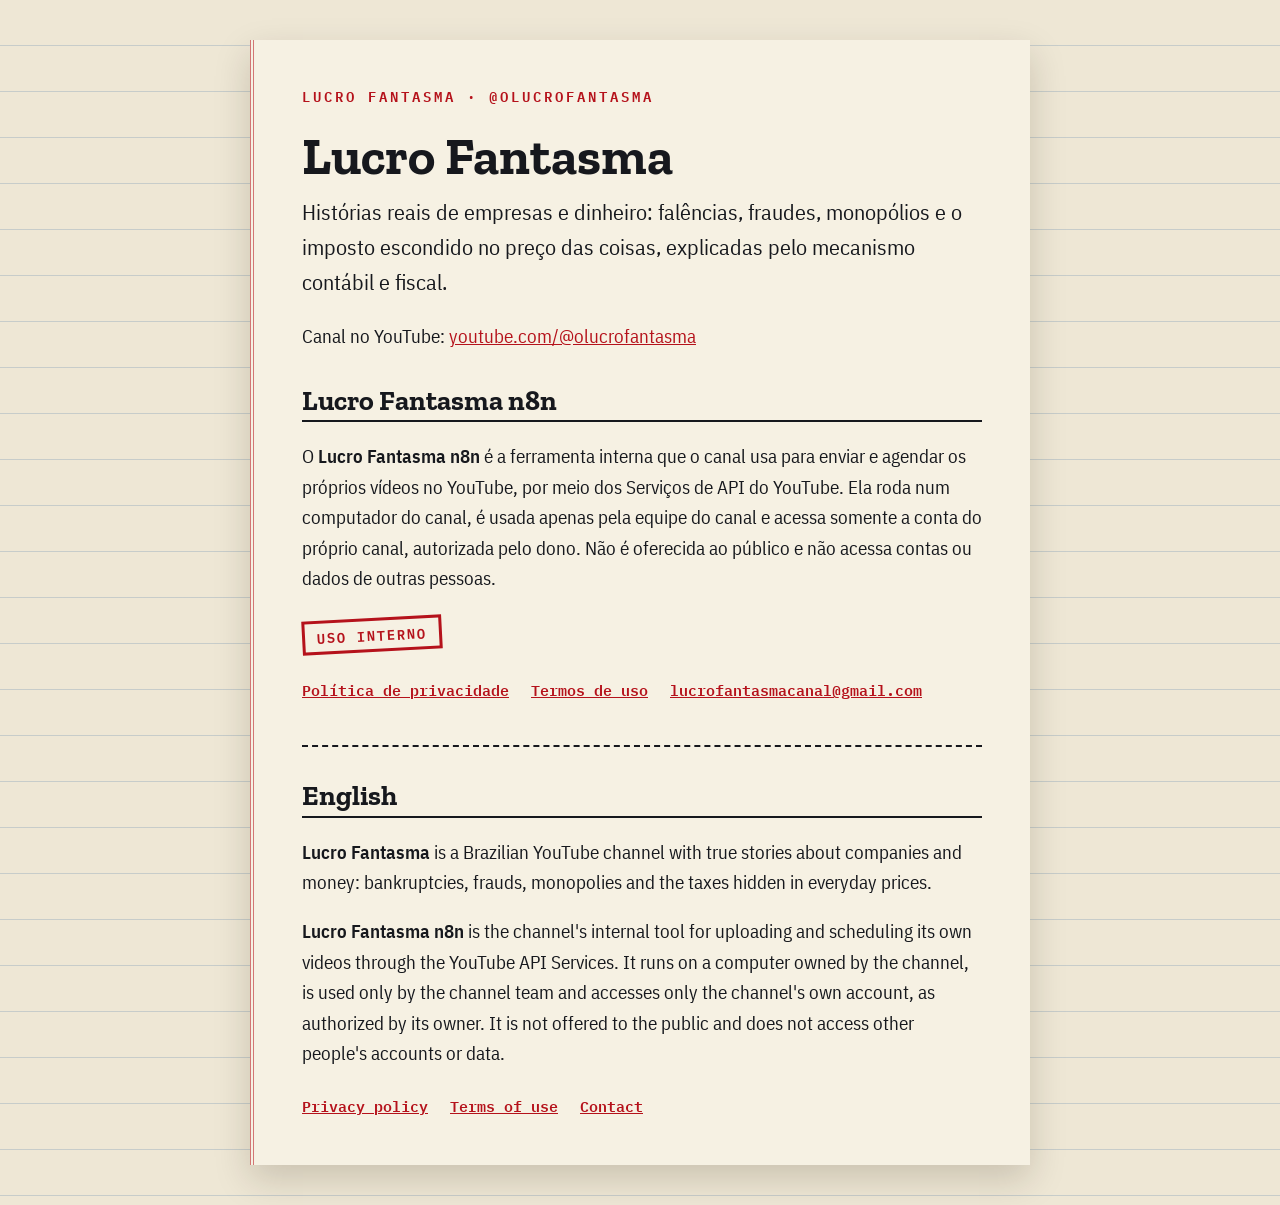
<file: index.html>
<!doctype html>
<html lang="pt-BR">
<head>
  <meta charset="utf-8">
  <meta name="viewport" content="width=device-width, initial-scale=1">
  <title>Lucro Fantasma</title>
  <meta name="description" content="Lucro Fantasma: histórias reais de empresas e dinheiro, explicadas pelo mecanismo contábil e fiscal.">
  <link rel="stylesheet" href="estilo.css">
</head>
<body>
  <main class="folha">
    <a class="marca" href="./">Lucro Fantasma · @olucrofantasma</a>
    <h1>Lucro Fantasma</h1>
    <p class="subtitulo">Histórias reais de empresas e dinheiro: falências, fraudes, monopólios e o imposto
      escondido no preço das coisas, explicadas pelo mecanismo contábil e fiscal.</p>
    <p>Canal no YouTube: <a href="https://www.youtube.com/@olucrofantasma">youtube.com/@olucrofantasma</a></p>

    <h2>Lucro Fantasma n8n</h2>
    <p>O <strong>Lucro Fantasma n8n</strong> é a ferramenta interna que o canal usa para enviar e agendar os
      próprios vídeos no YouTube, por meio dos Serviços de API do YouTube. Ela roda num computador do
      canal, é usada apenas pela equipe do canal e acessa somente a conta do próprio canal, autorizada
      pelo dono. Não é oferecida ao público e não acessa contas ou dados de outras pessoas.</p>
    <span class="carimbo">USO INTERNO</span>

    <nav>
      <a href="privacidade.html">Política de privacidade</a>
      <a href="termos.html">Termos de uso</a>
      <a href="mailto:lucrofantasmacanal@gmail.com">lucrofantasmacanal@gmail.com</a>
    </nav>

    <hr>
    <section lang="en">
      <h2>English</h2>
      <p><strong>Lucro Fantasma</strong> is a Brazilian YouTube channel with true stories about companies and
        money: bankruptcies, frauds, monopolies and the taxes hidden in everyday prices.</p>
      <p><strong>Lucro Fantasma n8n</strong> is the channel's internal tool for uploading and scheduling its own
        videos through the YouTube API Services. It runs on a computer owned by the channel, is used only by
        the channel team and accesses only the channel's own account, as authorized by its owner. It is not
        offered to the public and does not access other people's accounts or data.</p>
      <nav>
        <a href="privacidade.html#en">Privacy policy</a>
        <a href="termos.html#en">Terms of use</a>
        <a href="mailto:lucrofantasmacanal@gmail.com">Contact</a>
      </nav>
    </section>
  </main>
</body>
</html>
</file>
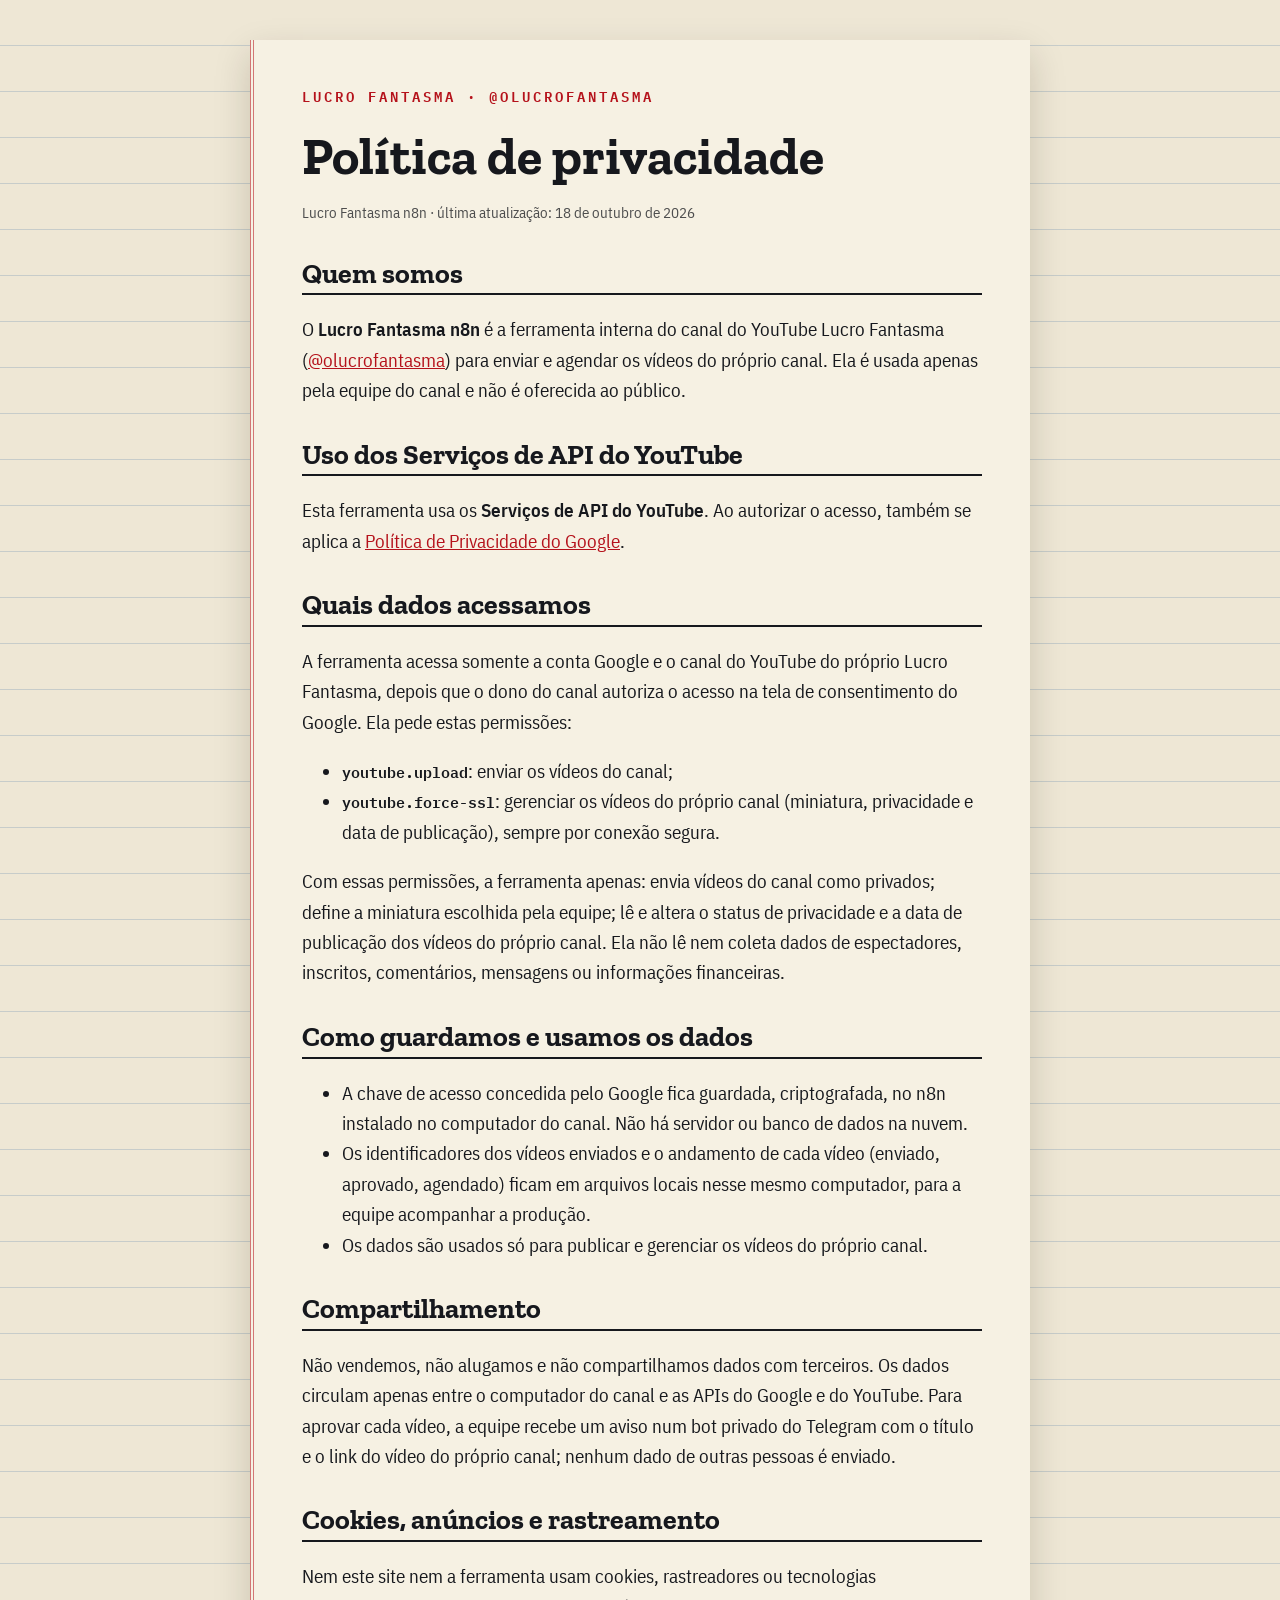
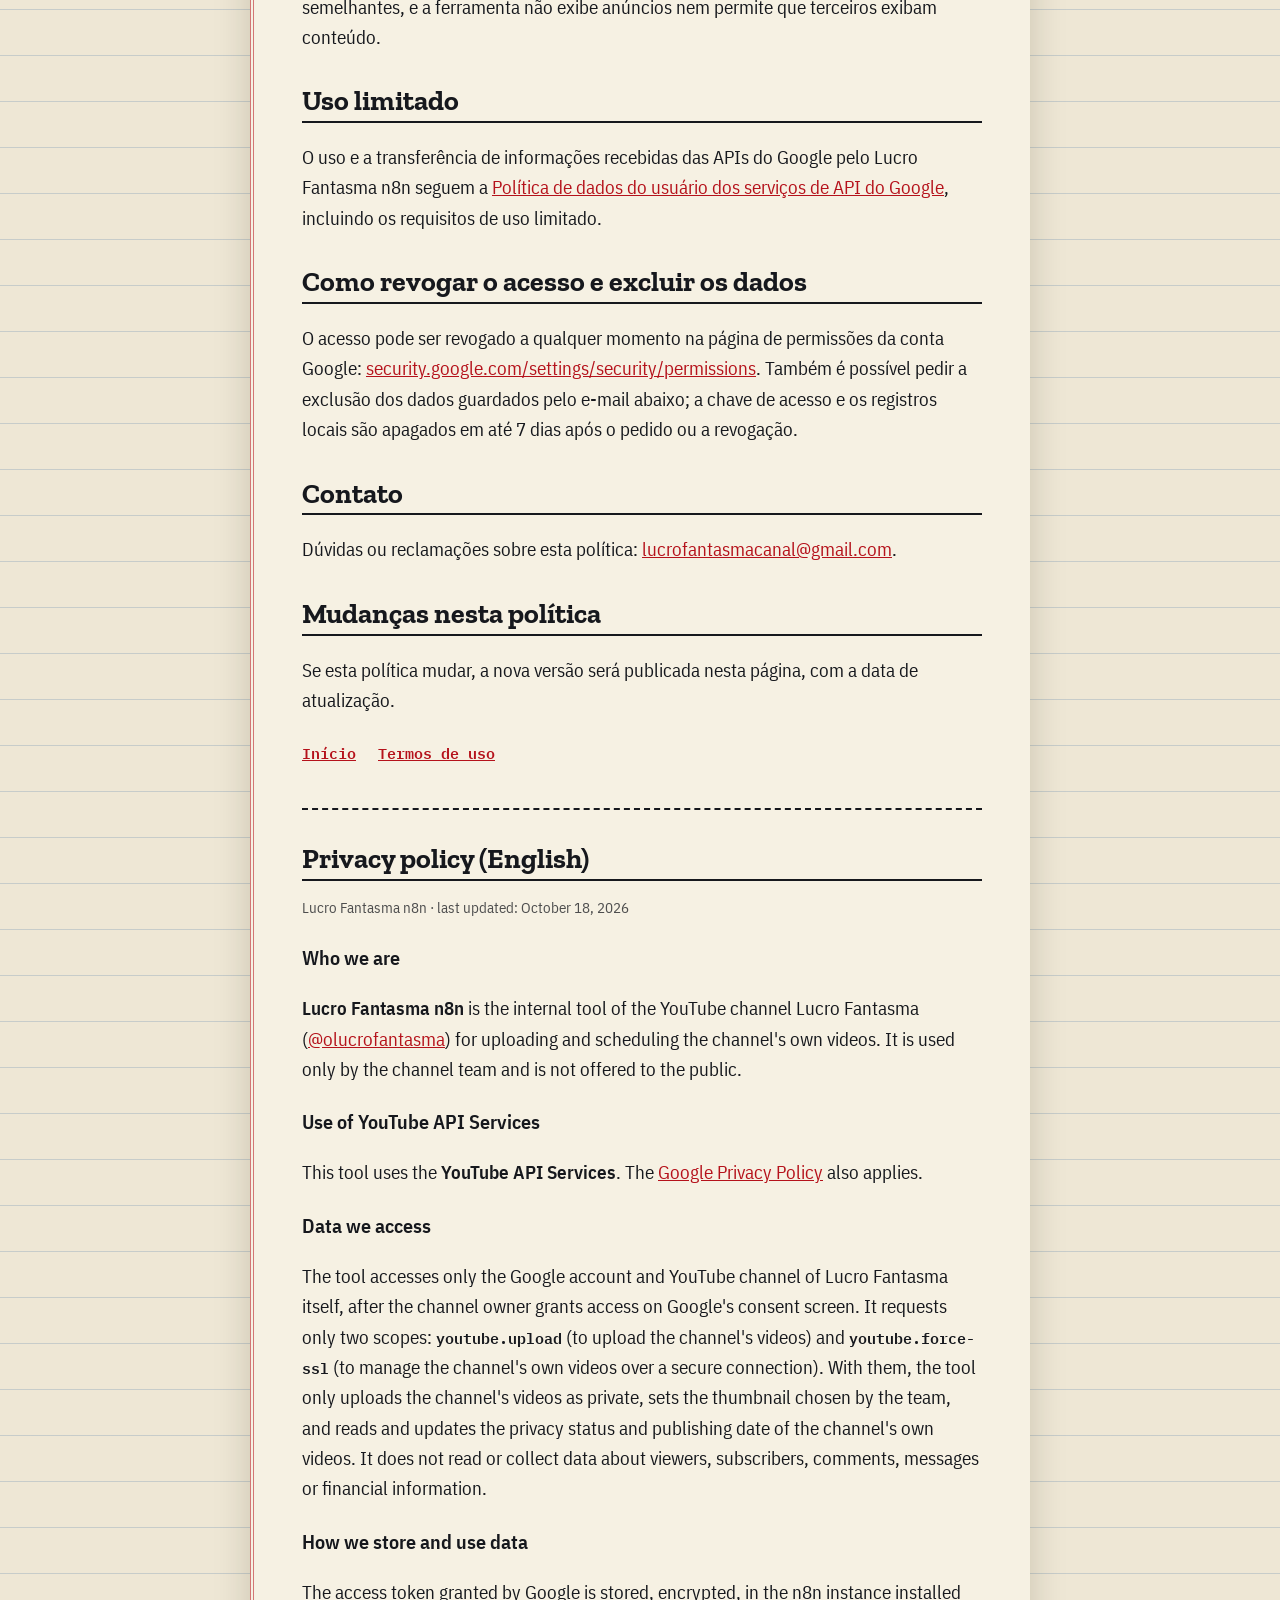
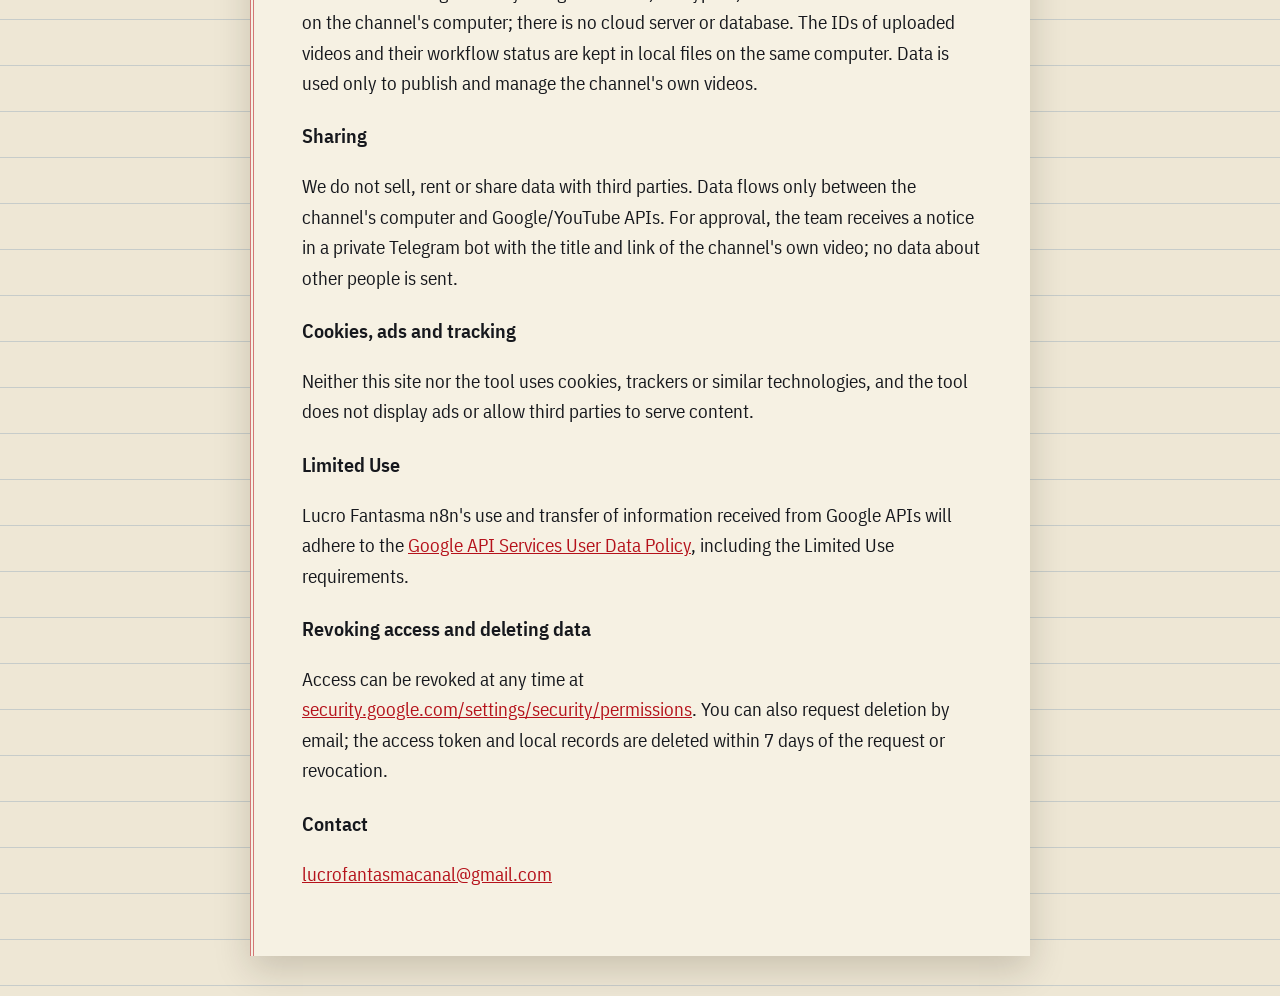
<file: privacidade.html>
<!doctype html>
<html lang="pt-BR">
<head>
  <meta charset="utf-8">
  <meta name="viewport" content="width=device-width, initial-scale=1">
  <title>Política de privacidade</title>
  <meta name="description" content="Política de privacidade do Lucro Fantasma n8n, ferramenta interna do canal Lucro Fantasma.">
  <link rel="stylesheet" href="estilo.css">
</head>
<body>
  <main class="folha">
    <a class="marca" href="./">Lucro Fantasma · @olucrofantasma</a>
    <h1>Política de privacidade</h1>
    <p class="nota">Lucro Fantasma n8n · última atualização: 18 de outubro de 2026</p>

    <h2>Quem somos</h2>
    <p>O <strong>Lucro Fantasma n8n</strong> é a ferramenta interna do canal do YouTube Lucro Fantasma
      (<a href="https://www.youtube.com/@olucrofantasma">@olucrofantasma</a>) para enviar e agendar os vídeos do
      próprio canal. Ela é usada apenas pela equipe do canal e não é oferecida ao público.</p>

    <h2>Uso dos Serviços de API do YouTube</h2>
    <p>Esta ferramenta usa os <strong>Serviços de API do YouTube</strong>. Ao autorizar o acesso, também se aplica
      a <a href="https://www.google.com/policies/privacy">Política de Privacidade do Google</a>.</p>

    <h2>Quais dados acessamos</h2>
    <p>A ferramenta acessa somente a conta Google e o canal do YouTube do próprio Lucro Fantasma, depois que o
      dono do canal autoriza o acesso na tela de consentimento do Google. Ela pede estas permissões:</p>
    <ul>
      <li><code>youtube.upload</code>: enviar os vídeos do canal;</li>
      <li><code>youtube.force-ssl</code>: gerenciar os vídeos do próprio canal (miniatura, privacidade e data de
        publicação), sempre por conexão segura.</li>
    </ul>
    <p>Com essas permissões, a ferramenta apenas: envia vídeos do canal como privados; define a miniatura
      escolhida pela equipe; lê e altera o status de privacidade e a data de publicação dos vídeos do próprio
      canal. Ela não lê nem coleta dados de espectadores, inscritos, comentários, mensagens ou informações
      financeiras.</p>

    <h2>Como guardamos e usamos os dados</h2>
    <ul>
      <li>A chave de acesso concedida pelo Google fica guardada, criptografada, no n8n instalado no computador
        do canal. Não há servidor ou banco de dados na nuvem.</li>
      <li>Os identificadores dos vídeos enviados e o andamento de cada vídeo (enviado, aprovado, agendado)
        ficam em arquivos locais nesse mesmo computador, para a equipe acompanhar a produção.</li>
      <li>Os dados são usados só para publicar e gerenciar os vídeos do próprio canal.</li>
    </ul>

    <h2>Compartilhamento</h2>
    <p>Não vendemos, não alugamos e não compartilhamos dados com terceiros. Os dados circulam apenas entre o
      computador do canal e as APIs do Google e do YouTube. Para aprovar cada vídeo, a equipe recebe um aviso
      num bot privado do Telegram com o título e o link do vídeo do próprio canal; nenhum dado de outras pessoas
      é enviado.</p>

    <h2>Cookies, anúncios e rastreamento</h2>
    <p>Nem este site nem a ferramenta usam cookies, rastreadores ou tecnologias semelhantes, e a ferramenta
      não exibe anúncios nem permite que terceiros exibam conteúdo.</p>

    <h2>Uso limitado</h2>
    <p>O uso e a transferência de informações recebidas das APIs do Google pelo Lucro Fantasma n8n seguem a
      <a href="https://developers.google.com/terms/api-services-user-data-policy">Política de dados do usuário dos
      serviços de API do Google</a>, incluindo os requisitos de uso limitado.</p>

    <h2>Como revogar o acesso e excluir os dados</h2>
    <p>O acesso pode ser revogado a qualquer momento na página de permissões da conta Google:
      <a href="https://security.google.com/settings/security/permissions">security.google.com/settings/security/permissions</a>.
      Também é possível pedir a exclusão dos dados guardados pelo e-mail abaixo; a chave de acesso e os
      registros locais são apagados em até 7 dias após o pedido ou a revogação.</p>

    <h2>Contato</h2>
    <p>Dúvidas ou reclamações sobre esta política: <a href="mailto:lucrofantasmacanal@gmail.com">lucrofantasmacanal@gmail.com</a>.</p>

    <h2>Mudanças nesta política</h2>
    <p>Se esta política mudar, a nova versão será publicada nesta página, com a data de atualização.</p>

    <nav><a href="./">Início</a><a href="termos.html">Termos de uso</a></nav>

    <hr>
    <section lang="en" id="en">
      <h2>Privacy policy (English)</h2>
      <p class="nota">Lucro Fantasma n8n · last updated: October 18, 2026</p>
      <h3>Who we are</h3>
      <p><strong>Lucro Fantasma n8n</strong> is the internal tool of the YouTube channel Lucro Fantasma
        (<a href="https://www.youtube.com/@olucrofantasma">@olucrofantasma</a>) for uploading and scheduling the
        channel's own videos. It is used only by the channel team and is not offered to the public.</p>
      <h3>Use of YouTube API Services</h3>
      <p>This tool uses the <strong>YouTube API Services</strong>. The
        <a href="https://www.google.com/policies/privacy">Google Privacy Policy</a> also applies.</p>
      <h3>Data we access</h3>
      <p>The tool accesses only the Google account and YouTube channel of Lucro Fantasma itself, after the channel
        owner grants access on Google's consent screen. It requests only two scopes: <code>youtube.upload</code>
        (to upload the channel's videos) and <code>youtube.force-ssl</code> (to manage the channel's own videos over a
        secure connection). With them, the tool only uploads the channel's videos as private, sets the thumbnail chosen by the
        team, and reads and updates the privacy status and publishing date of the channel's own videos. It does
        not read or collect data about viewers, subscribers, comments, messages or financial information.</p>
      <h3>How we store and use data</h3>
      <p>The access token granted by Google is stored, encrypted, in the n8n instance installed on the channel's
        computer; there is no cloud server or database. The IDs of uploaded videos and their workflow status are
        kept in local files on the same computer. Data is used only to publish and manage the channel's own
        videos.</p>
      <h3>Sharing</h3>
      <p>We do not sell, rent or share data with third parties. Data flows only between the channel's computer
        and Google/YouTube APIs. For approval, the team receives a notice in a private Telegram bot with the title
        and link of the channel's own video; no data about other people is sent.</p>
      <h3>Cookies, ads and tracking</h3>
      <p>Neither this site nor the tool uses cookies, trackers or similar technologies, and the tool does not
        display ads or allow third parties to serve content.</p>
      <h3>Limited Use</h3>
      <p>Lucro Fantasma n8n's use and transfer of information received from Google APIs will adhere to the
        <a href="https://developers.google.com/terms/api-services-user-data-policy">Google API Services User Data
        Policy</a>, including the Limited Use requirements.</p>
      <h3>Revoking access and deleting data</h3>
      <p>Access can be revoked at any time at
        <a href="https://security.google.com/settings/security/permissions">security.google.com/settings/security/permissions</a>.
        You can also request deletion by email; the access token and local records are deleted within 7 days of
        the request or revocation.</p>
      <h3>Contact</h3>
      <p><a href="mailto:lucrofantasmacanal@gmail.com">lucrofantasmacanal@gmail.com</a></p>
    </section>
  </main>
</body>
</html>
</file>
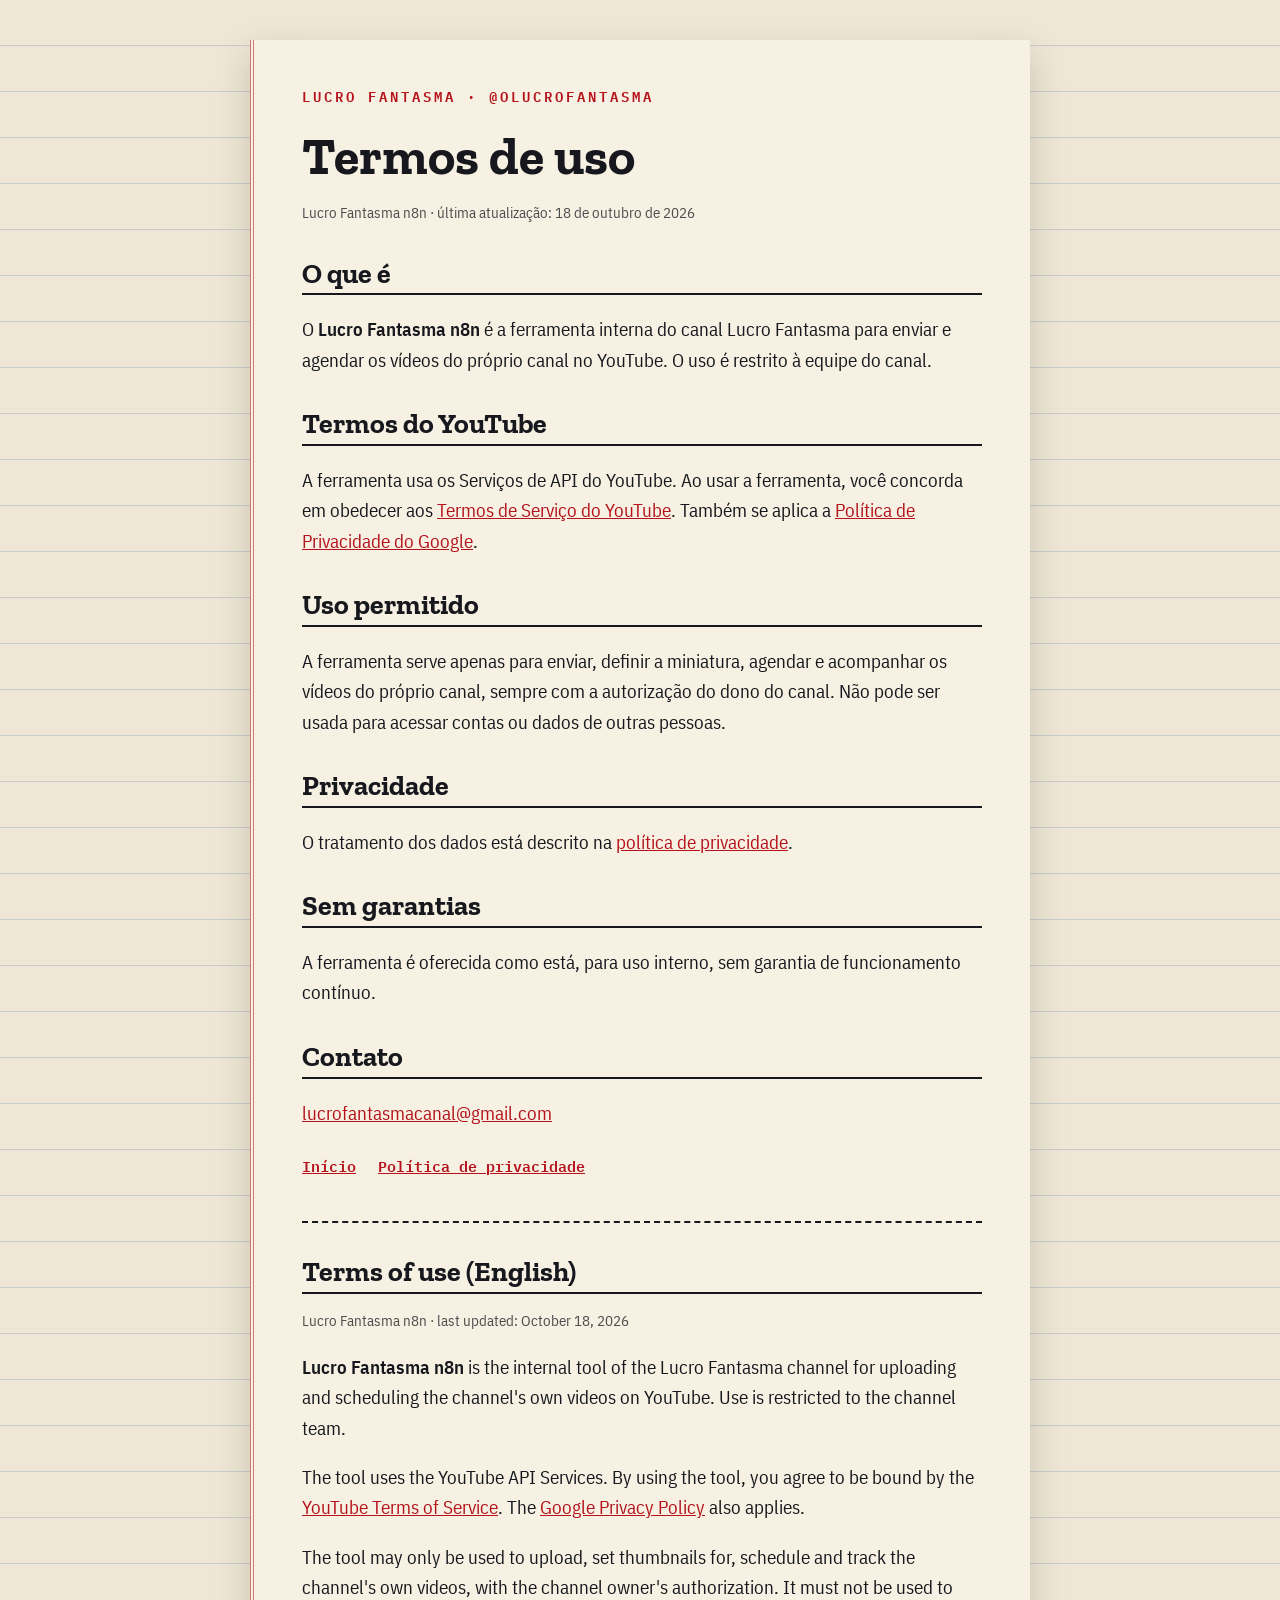
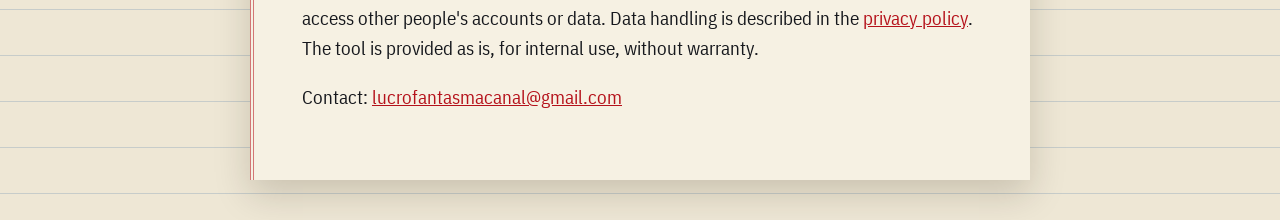
<file: termos.html>
<!doctype html>
<html lang="pt-BR">
<head>
  <meta charset="utf-8">
  <meta name="viewport" content="width=device-width, initial-scale=1">
  <title>Termos de uso</title>
  <meta name="description" content="Termos de uso do Lucro Fantasma n8n, ferramenta interna do canal Lucro Fantasma.">
  <link rel="stylesheet" href="estilo.css">
</head>
<body>
  <main class="folha">
    <a class="marca" href="./">Lucro Fantasma · @olucrofantasma</a>
    <h1>Termos de uso</h1>
    <p class="nota">Lucro Fantasma n8n · última atualização: 18 de outubro de 2026</p>

    <h2>O que é</h2>
    <p>O <strong>Lucro Fantasma n8n</strong> é a ferramenta interna do canal Lucro Fantasma para enviar e agendar
      os vídeos do próprio canal no YouTube. O uso é restrito à equipe do canal.</p>

    <h2>Termos do YouTube</h2>
    <p>A ferramenta usa os Serviços de API do YouTube. Ao usar a ferramenta, você concorda em obedecer aos
      <a href="https://www.youtube.com/t/terms">Termos de Serviço do YouTube</a>. Também se aplica a
      <a href="https://www.google.com/policies/privacy">Política de Privacidade do Google</a>.</p>

    <h2>Uso permitido</h2>
    <p>A ferramenta serve apenas para enviar, definir a miniatura, agendar e acompanhar os vídeos do próprio
      canal, sempre com a autorização do dono do canal. Não pode ser usada para acessar contas ou dados de
      outras pessoas.</p>

    <h2>Privacidade</h2>
    <p>O tratamento dos dados está descrito na <a href="privacidade.html">política de privacidade</a>.</p>

    <h2>Sem garantias</h2>
    <p>A ferramenta é oferecida como está, para uso interno, sem garantia de funcionamento contínuo.</p>

    <h2>Contato</h2>
    <p><a href="mailto:lucrofantasmacanal@gmail.com">lucrofantasmacanal@gmail.com</a></p>

    <nav><a href="./">Início</a><a href="privacidade.html">Política de privacidade</a></nav>

    <hr>
    <section lang="en" id="en">
      <h2>Terms of use (English)</h2>
      <p class="nota">Lucro Fantasma n8n · last updated: October 18, 2026</p>
      <p><strong>Lucro Fantasma n8n</strong> is the internal tool of the Lucro Fantasma channel for uploading and
        scheduling the channel's own videos on YouTube. Use is restricted to the channel team.</p>
      <p>The tool uses the YouTube API Services. By using the tool, you agree to be bound by the
        <a href="https://www.youtube.com/t/terms">YouTube Terms of Service</a>. The
        <a href="https://www.google.com/policies/privacy">Google Privacy Policy</a> also applies.</p>
      <p>The tool may only be used to upload, set thumbnails for, schedule and track the channel's own videos,
        with the channel owner's authorization. It must not be used to access other people's accounts or data.
        Data handling is described in the <a href="privacidade.html#en">privacy policy</a>. The tool is provided
        as is, for internal use, without warranty.</p>
      <p>Contact: <a href="mailto:lucrofantasmacanal@gmail.com">lucrofantasmacanal@gmail.com</a></p>
    </section>
  </main>
</body>
</html>
</file>
<file: estilo.css>
/* Site do Lucro Fantasma: papel de livro-razão, tinta preta e vermelho de carimbo. */
@font-face { font-family: Zilla; src: url(fontes/zilla-slab-latin-600-normal.woff2) format("woff2"); font-weight: 600; font-display: swap; }
@font-face { font-family: Zilla; src: url(fontes/zilla-slab-latin-700-normal.woff2) format("woff2"); font-weight: 700; font-display: swap; }
@font-face { font-family: PlexCond; src: url(fontes/ibm-plex-sans-condensed-latin-400-normal.woff2) format("woff2"); font-weight: 400; font-display: swap; }
@font-face { font-family: PlexCond; src: url(fontes/ibm-plex-sans-condensed-latin-600-normal.woff2) format("woff2"); font-weight: 600; font-display: swap; }
@font-face { font-family: PlexMono; src: url(fontes/ibm-plex-mono-latin-600-normal.woff2) format("woff2"); font-weight: 600; font-display: swap; }

:root {
  --papel: #eee7d5;
  --folha: #f6f1e3;
  --tinta: #16181d;
  --vermelho: #b5121b;
  --pauta: rgba(127, 155, 182, 0.35);
}

* { box-sizing: border-box; }

body {
  margin: 0;
  background: var(--papel) repeating-linear-gradient(to bottom, transparent 0 45px, var(--pauta) 45px 46px);
  color: var(--tinta);
  font: 400 19px/1.6 PlexCond, "Arial Narrow", Arial, sans-serif;
}

.folha {
  max-width: 780px;
  margin: 40px auto;
  padding: 40px 48px 48px;
  background: var(--folha);
  border-left: 4px double rgba(181, 18, 27, 0.55);
  box-shadow: 0 14px 34px rgba(40, 30, 10, 0.18);
}

.marca {
  font: 600 14px/1 PlexMono, monospace;
  letter-spacing: 3px;
  color: var(--vermelho);
  text-transform: uppercase;
  text-decoration: none;
}

h1, h2 { font-family: Zilla, Georgia, serif; line-height: 1.1; }
h1 { font-size: 52px; margin: 18px 0 8px; }
h2 { font-size: 28px; margin: 34px 0 6px; border-bottom: 2px solid var(--tinta); padding-bottom: 4px; }
h3 { font-size: 20px; margin: 22px 0 4px; }

a { color: var(--vermelho); }
.subtitulo { font-size: 22px; margin-top: 0; }
.nota { font-size: 15px; opacity: 0.75; }

nav { margin-top: 28px; display: flex; flex-wrap: wrap; gap: 10px 22px; font: 600 15px/1.4 PlexMono, monospace; }

.carimbo {
  display: inline-block;
  margin-top: 6px;
  padding: 4px 12px;
  border: 3px solid var(--vermelho);
  color: var(--vermelho);
  font: 600 14px/1.4 PlexMono, monospace;
  letter-spacing: 2px;
  transform: rotate(-3deg);
}

hr { border: 0; border-top: 2px dashed var(--tinta); margin: 44px 0 10px; }
code { font: 600 15px PlexMono, monospace; overflow-wrap: anywhere; }

@media (max-width: 640px) {
  body { font-size: 17px; }
  .folha { margin: 0; padding: 28px 16px 36px; border-left: 0; }
  h1 { font-size: 38px; }
  h2 { font-size: 24px; }
}
</file>
